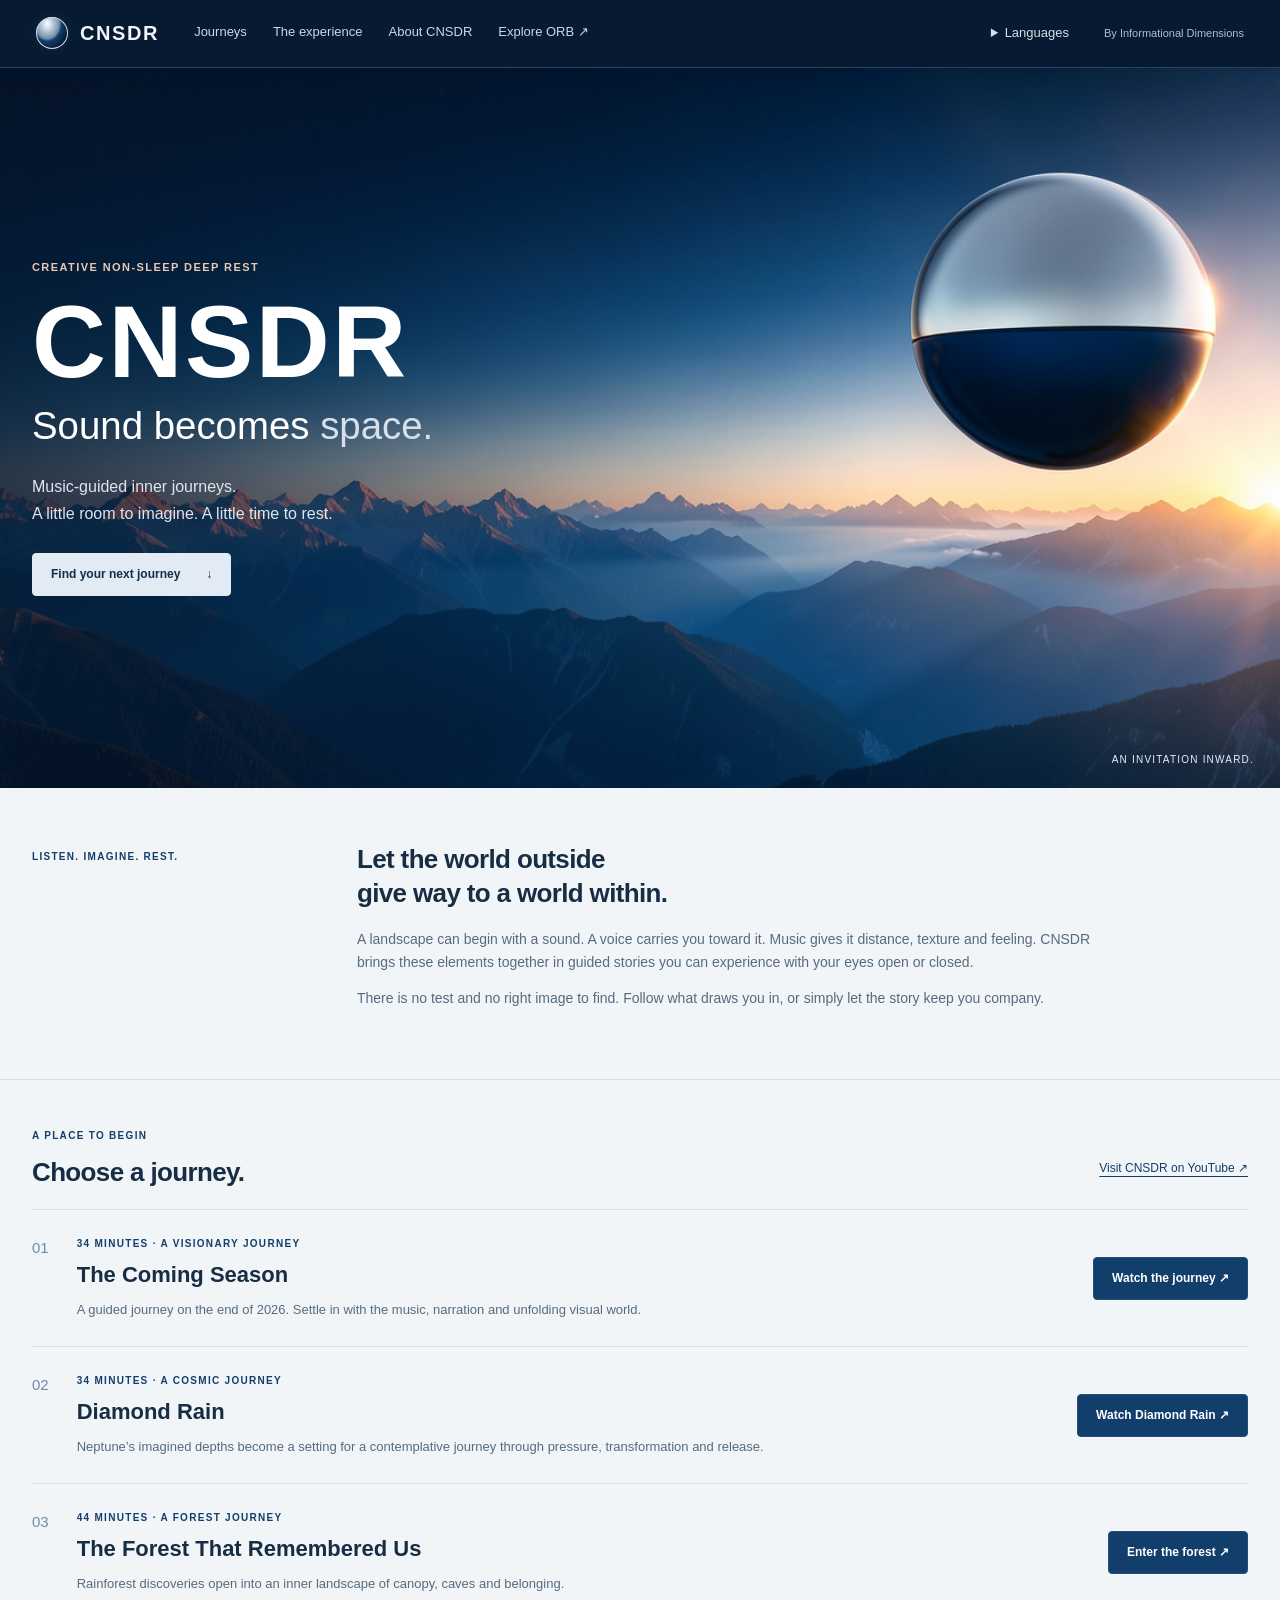
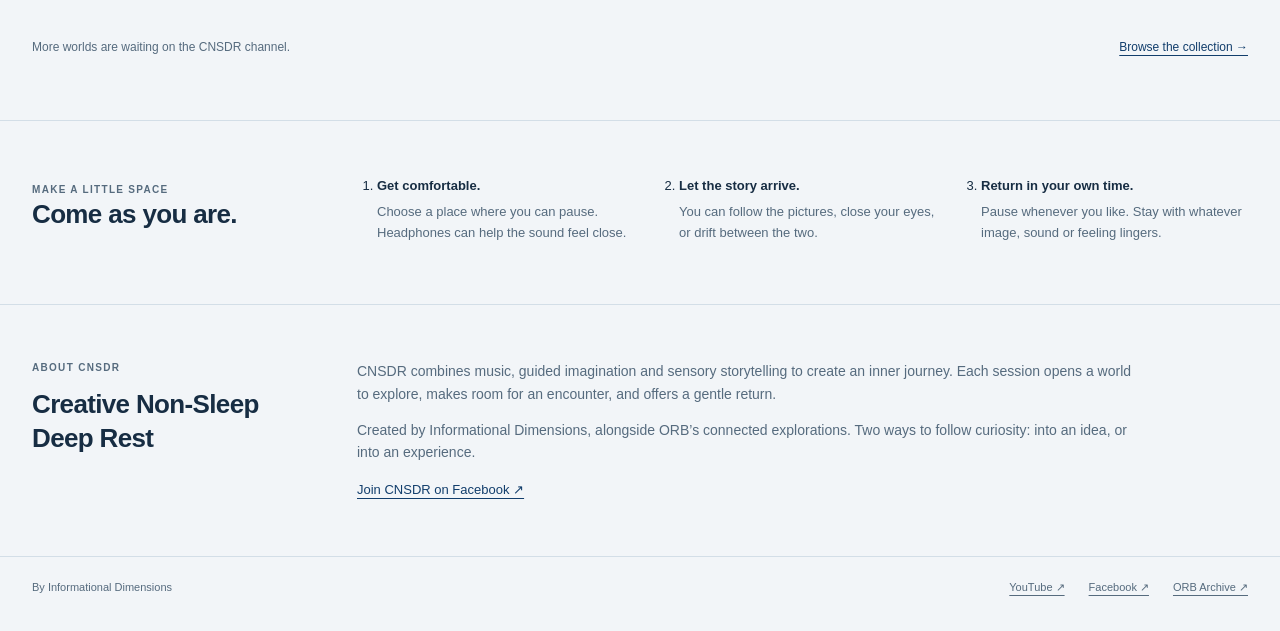
<file: index.html>
<!doctype html>
<html lang="en"><head><meta charset="utf-8"><meta name="viewport" content="width=device-width,initial-scale=1"><meta name="theme-color" content="#071a31"><meta name="description" content="Creative Non-Sleep Deep Rest. Music-guided inner journeys through sound, imagination and rest."><title>CNSDR · Creative Non-Sleep Deep Rest</title><link rel="canonical" href="https://creativensdr.com/"><meta property="og:type" content="website"><meta property="og:title" content="CNSDR · Sound becomes space"><meta property="og:description" content="Music-guided inner journeys through sound, imagination and rest. Find your next journey."><meta property="og:url" content="https://creativensdr.com/"><meta property="og:image" content="https://creativensdr.com/social-preview.png"><meta name="twitter:card" content="summary_large_image"><link rel="icon" href="mark.svg"><link rel="stylesheet" href="theme.css"><link rel="alternate" hreflang="en" href="https://creativensdr.com/"><link rel="alternate" hreflang="es" href="https://creativensdr.com/es.html"><link rel="alternate" hreflang="x-default" href="https://creativensdr.com/"></head>
<body><a class="skip" href="#main">Skip to content</a>
<header class="site-header"><div class="header-inner"><a class="brand" href="./" aria-label="CNSDR home"><span class="brand-mark" aria-hidden="true"></span>CNSDR</a><nav aria-label="Main navigation"><a href="#journeys">Journeys</a><a href="#experience">The experience</a><a href="#about">About CNSDR</a><a href="https://visualizationcreation.github.io/orb-archive/">Explore ORB ↗</a></nav><details class="language-menu"><summary>Languages</summary><div class="language-options"><a href="./" lang="en" hreflang="en" aria-current="page">English</a><a href="es.html" lang="es" hreflang="es">Español</a></div></details><span class="credit">By Informational Dimensions</span></div></header>
<main id="main" class="workspace"><section class="hero" aria-labelledby="hero-title"><img class="hero-image" src="neptune-sunrise.png" alt="A Neptune-blue and silver sphere floating above Earth's mountains at sunrise." width="1536" height="640" fetchpriority="high"><div class="hero-copy"><p class="eyebrow">Creative Non-Sleep Deep Rest</p><h1 id="hero-title">CNSDR</h1><p class="hero-tagline">Sound becomes <em>space.</em></p><p class="hero-description">Music-guided inner journeys.<br>A little room to imagine. A little time to rest.</p><a class="button light" href="#journeys">Find your next journey <span aria-hidden="true">↓</span></a></div><span class="hero-caption">An invitation inward.</span></section>
<section class="opening" id="experience"><p class="eyebrow">Listen. Imagine. Rest.</p><div><h2>Let the world outside<br>give way to a world within.</h2><p>A landscape can begin with a sound. A voice carries you toward it. Music gives it distance, texture and feeling. CNSDR brings these elements together in guided stories you can experience with your eyes open or closed.</p><p>There is no test and no right image to find. Follow what draws you in, or simply let the story keep you company.</p></div></section>
<section class="journeys" id="journeys"><div class="section-heading"><div><p class="eyebrow">A place to begin</p><h2>Choose a journey.</h2></div><a href="https://www.youtube.com/channel/UC8fO5lpikLnw1xSg7pofnjQ">Visit CNSDR on YouTube ↗</a></div><article class="journey-row"><span class="journey-number">01</span><div><p class="eyebrow">34 minutes · A visionary journey</p><h3>The Coming Season</h3><p>A guided journey on the end of 2026. Settle in with the music, narration and unfolding visual world.</p></div><a class="button" href="https://www.youtube.com/watch?v=poIMf-YxAEo">Watch the journey ↗</a></article><article class="journey-row"><span class="journey-number">02</span><div><p class="eyebrow">34 minutes · A cosmic journey</p><h3>Diamond Rain</h3><p>Neptune’s imagined depths become a setting for a contemplative journey through pressure, transformation and release.</p></div><a class="button" href="https://www.youtube.com/watch?v=9yvzxhccPDs">Watch Diamond Rain ↗</a></article><article class="journey-row"><span class="journey-number">03</span><div><p class="eyebrow">44 minutes · A forest journey</p><h3>The Forest That Remembered Us</h3><p>Rainforest discoveries open into an inner landscape of canopy, caves and belonging.</p></div><a class="button" href="https://www.youtube.com/watch?v=p0KkcHsuW70">Enter the forest ↗</a></article><div class="channel-row"><p>More worlds are waiting on the CNSDR channel.</p><a href="https://www.youtube.com/channel/UC8fO5lpikLnw1xSg7pofnjQ/videos">Browse the collection →</a></div></section>
<section class="listening"><div><p class="eyebrow">Make a little space</p><h2>Come as you are.</h2></div><ol><li><b>Get comfortable.</b><p>Choose a place where you can pause. Headphones can help the sound feel close.</p></li><li><b>Let the story arrive.</b><p>You can follow the pictures, close your eyes, or drift between the two.</p></li><li><b>Return in your own time.</b><p>Pause whenever you like. Stay with whatever image, sound or feeling lingers.</p></li></ol></section>
<section class="about" id="about"><div><p class="eyebrow">About CNSDR</p><h2>Creative Non-Sleep <br>Deep Rest</h2></div><div><p>CNSDR combines music, guided imagination and sensory storytelling to create an inner journey. Each session opens a world to explore, makes room for an encounter, and offers a gentle return.</p><p>Created by Informational Dimensions, alongside ORB’s connected explorations. Two ways to follow curiosity: into an idea, or into an experience.</p><a href="https://www.facebook.com/profile.php?id=61573368033629">Join CNSDR on Facebook ↗</a></div></section>
<footer><span>By Informational Dimensions</span><a href="https://www.youtube.com/channel/UC8fO5lpikLnw1xSg7pofnjQ">YouTube ↗</a><a href="https://www.facebook.com/profile.php?id=61573368033629">Facebook ↗</a><a href="https://visualizationcreation.github.io/orb-archive/">ORB Archive ↗</a></footer></main></body></html>
</file>
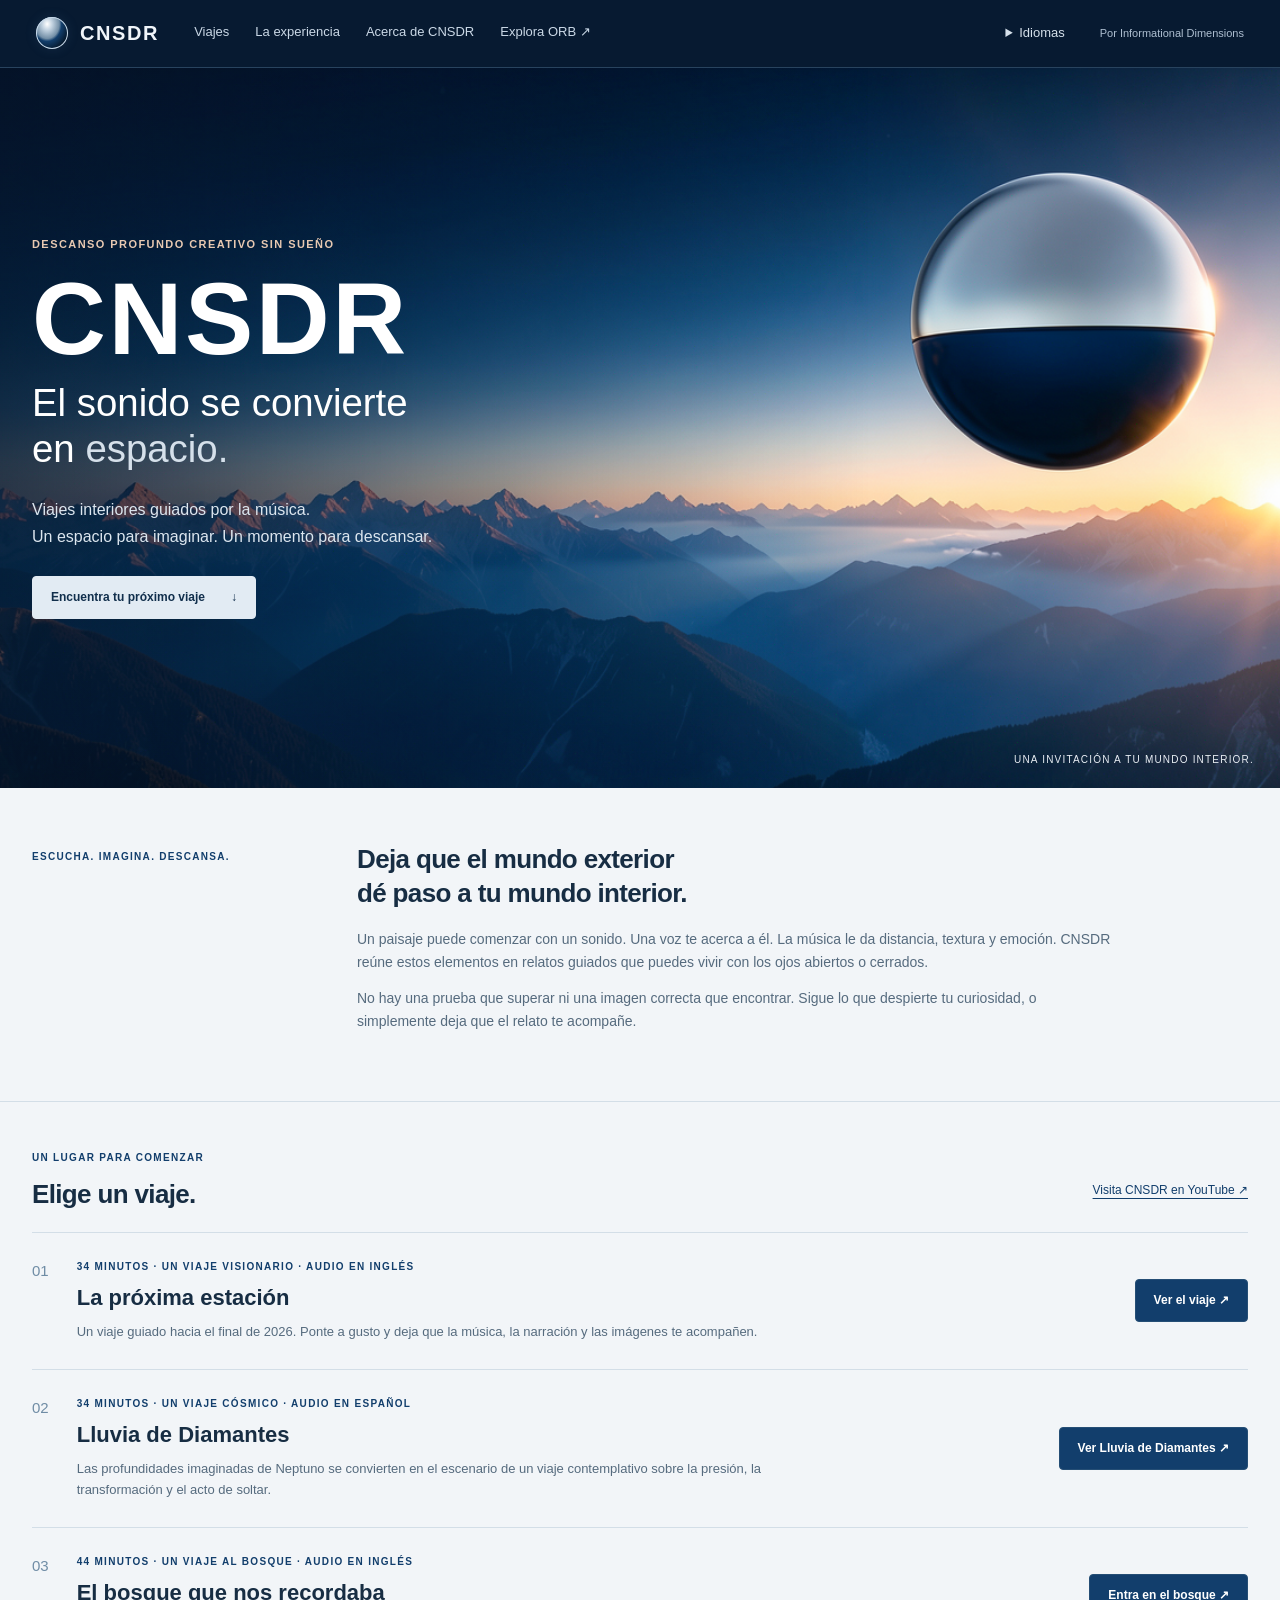
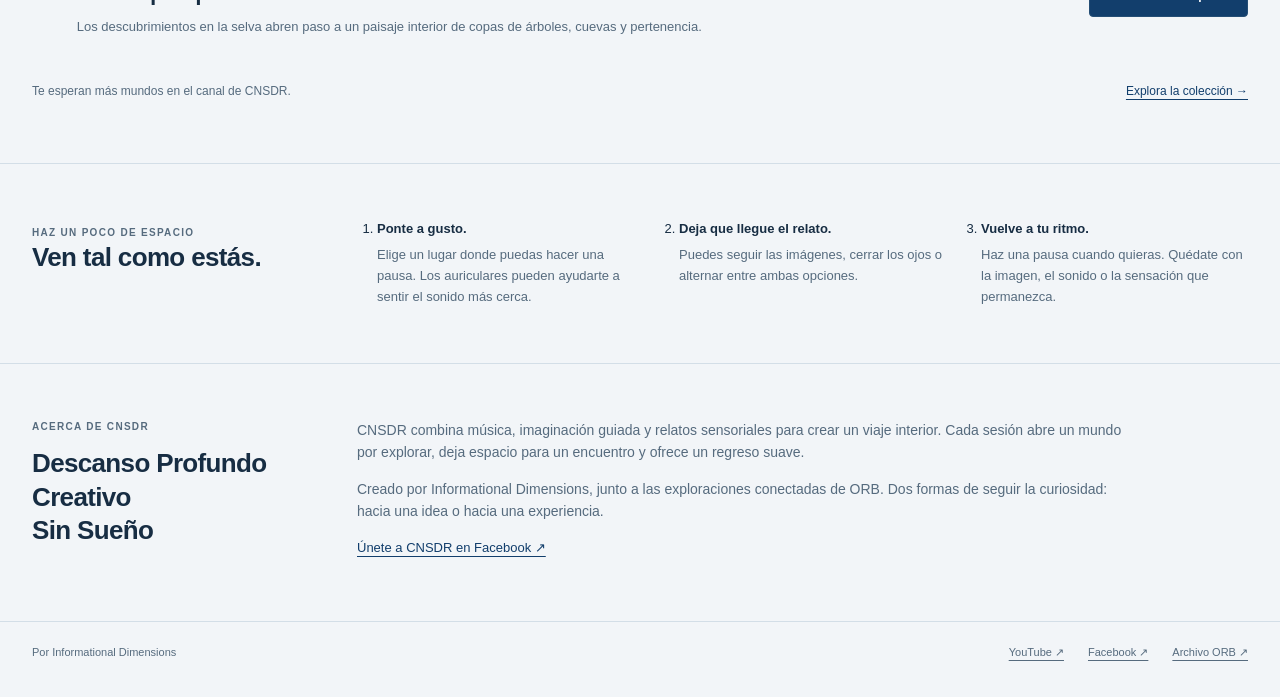
<file: es.html>
<!doctype html>
<html lang="es"><head><meta charset="utf-8"><meta name="viewport" content="width=device-width,initial-scale=1"><meta name="theme-color" content="#071a31"><meta name="description" content="Descanso Profundo Creativo Sin Sueño. Viajes interiores guiados por la música, el sonido y la imaginación."><title>CNSDR · Descanso Profundo Creativo Sin Sueño</title><link rel="canonical" href="https://creativensdr.com/es.html"><meta property="og:type" content="website"><meta property="og:title" content="CNSDR · El sonido se convierte en espacio"><meta property="og:description" content="Viajes interiores guiados por la música, el sonido y la imaginación. Encuentra tu próximo viaje."><meta property="og:url" content="https://creativensdr.com/es.html"><meta property="og:image" content="https://creativensdr.com/social-preview.png"><meta name="twitter:card" content="summary_large_image"><link rel="icon" href="mark.svg"><link rel="stylesheet" href="theme.css"><link rel="alternate" hreflang="en" href="https://creativensdr.com/"><link rel="alternate" hreflang="es" href="https://creativensdr.com/es.html"><link rel="alternate" hreflang="x-default" href="https://creativensdr.com/"></head>
<body><a class="skip" href="#main">Saltar al contenido</a>
<header class="site-header"><div class="header-inner"><a class="brand" href="es.html" aria-label="Inicio de CNSDR"><span class="brand-mark" aria-hidden="true"></span>CNSDR</a><nav aria-label="Navegación principal"><a href="#journeys">Viajes</a><a href="#experience">La experiencia</a><a href="#about">Acerca de CNSDR</a><a href="https://visualizationcreation.github.io/orb-archive/">Explora ORB ↗</a></nav><details class="language-menu"><summary>Idiomas</summary><div class="language-options"><a href="./" lang="en" hreflang="en">English</a><a href="es.html" lang="es" hreflang="es" aria-current="page">Español</a></div></details><span class="credit">Por Informational Dimensions</span></div></header>
<main id="main" class="workspace"><section class="hero" aria-labelledby="hero-title"><img class="hero-image" src="neptune-sunrise.png" alt="Una esfera azul Neptuno y plateada flota sobre las montañas de la Tierra al amanecer." width="1536" height="640" fetchpriority="high"><div class="hero-copy"><p class="eyebrow">Descanso Profundo Creativo Sin Sueño</p><h1 id="hero-title">CNSDR</h1><p class="hero-tagline">El sonido se convierte<br>en <em>espacio.</em></p><p class="hero-description">Viajes interiores guiados por la música.<br>Un espacio para imaginar. Un momento para descansar.</p><a class="button light" href="#journeys">Encuentra tu próximo viaje <span aria-hidden="true">↓</span></a></div><span class="hero-caption">Una invitación a tu mundo interior.</span></section>
<section class="opening" id="experience"><p class="eyebrow">Escucha. Imagina. Descansa.</p><div><h2>Deja que el mundo exterior<br>dé paso a tu mundo interior.</h2><p>Un paisaje puede comenzar con un sonido. Una voz te acerca a él. La música le da distancia, textura y emoción. CNSDR reúne estos elementos en relatos guiados que puedes vivir con los ojos abiertos o cerrados.</p><p>No hay una prueba que superar ni una imagen correcta que encontrar. Sigue lo que despierte tu curiosidad, o simplemente deja que el relato te acompañe.</p></div></section>
<section class="journeys" id="journeys"><div class="section-heading"><div><p class="eyebrow">Un lugar para comenzar</p><h2>Elige un viaje.</h2></div><a href="https://www.youtube.com/channel/UC8fO5lpikLnw1xSg7pofnjQ">Visita CNSDR en YouTube ↗</a></div><article class="journey-row"><span class="journey-number">01</span><div><p class="eyebrow">34 minutos · Un viaje visionario · Audio en inglés</p><h3>La próxima estación</h3><p>Un viaje guiado hacia el final de 2026. Ponte a gusto y deja que la música, la narración y las imágenes te acompañen.</p></div><a class="button" href="https://www.youtube.com/watch?v=poIMf-YxAEo">Ver el viaje ↗</a></article><article class="journey-row"><span class="journey-number">02</span><div><p class="eyebrow">34 minutos · Un viaje cósmico · Audio en español</p><h3>Lluvia de Diamantes</h3><p>Las profundidades imaginadas de Neptuno se convierten en el escenario de un viaje contemplativo sobre la presión, la transformación y el acto de soltar.</p></div><a class="button" href="https://www.youtube.com/watch?v=nuBrZ5WhTtY">Ver Lluvia de Diamantes ↗</a></article><article class="journey-row"><span class="journey-number">03</span><div><p class="eyebrow">44 minutos · Un viaje al bosque · Audio en inglés</p><h3>El bosque que nos recordaba</h3><p>Los descubrimientos en la selva abren paso a un paisaje interior de copas de árboles, cuevas y pertenencia.</p></div><a class="button" href="https://www.youtube.com/watch?v=p0KkcHsuW70">Entra en el bosque ↗</a></article><div class="channel-row"><p>Te esperan más mundos en el canal de CNSDR.</p><a href="https://www.youtube.com/channel/UC8fO5lpikLnw1xSg7pofnjQ/videos">Explora la colección →</a></div></section>
<section class="listening"><div><p class="eyebrow">Haz un poco de espacio</p><h2>Ven tal como estás.</h2></div><ol><li><b>Ponte a gusto.</b><p>Elige un lugar donde puedas hacer una pausa. Los auriculares pueden ayudarte a sentir el sonido más cerca.</p></li><li><b>Deja que llegue el relato.</b><p>Puedes seguir las imágenes, cerrar los ojos o alternar entre ambas opciones.</p></li><li><b>Vuelve a tu ritmo.</b><p>Haz una pausa cuando quieras. Quédate con la imagen, el sonido o la sensación que permanezca.</p></li></ol></section>
<section class="about" id="about"><div><p class="eyebrow">Acerca de CNSDR</p><h2>Descanso Profundo Creativo <br>Sin Sueño</h2></div><div><p>CNSDR combina música, imaginación guiada y relatos sensoriales para crear un viaje interior. Cada sesión abre un mundo por explorar, deja espacio para un encuentro y ofrece un regreso suave.</p><p>Creado por Informational Dimensions, junto a las exploraciones conectadas de ORB. Dos formas de seguir la curiosidad: hacia una idea o hacia una experiencia.</p><a href="https://www.facebook.com/profile.php?id=61573368033629">Únete a CNSDR en Facebook ↗</a></div></section>
<footer><span>Por Informational Dimensions</span><a href="https://www.youtube.com/channel/UC8fO5lpikLnw1xSg7pofnjQ">YouTube ↗</a><a href="https://www.facebook.com/profile.php?id=61573368033629">Facebook ↗</a><a href="https://visualizationcreation.github.io/orb-archive/">Archivo ORB ↗</a></footer></main></body></html>
</file>
<file: theme.css>
:root{color-scheme:light;--neptune:#123e6c;--deep:#071a31;--silver:#d5e0ea;--paper:#f2f5f8;--ink:#172d43;--muted:#566b7e;--line:#d3dee7;--sunrise:#efbd99;font:14px/1.6 Inter,"Segoe UI",Arial,sans-serif;scroll-behavior:smooth}*{box-sizing:border-box}body{margin:0;background:var(--paper);color:var(--ink)}a{color:var(--neptune);text-underline-offset:4px}a:focus-visible{outline:3px solid #609bd0;outline-offset:5px}.skip{position:absolute;top:-90px;left:20px;background:white;padding:12px;z-index:5}.skip:focus{top:10px}.site-header{background:var(--deep);color:var(--silver);border-bottom:1px solid #28435e}.header-inner{max-width:1440px;min-height:65px;padding:0 36px;display:flex;align-items:center;gap:35px;margin:auto}.brand{display:flex;align-items:center;gap:12px;font-size:20px;font-weight:700;letter-spacing:.08em;color:#f0f5fa;text-decoration:none}.brand-mark{width:32px;height:32px;display:block;border-radius:50%;background:radial-gradient(ellipse at 35% 22%,#fff 0%,#c3d3e1 17%,#738fa7 41%,#123e6c 49%,#05172a 76%,#ecba97 100%);box-shadow:inset 0 0 0 1px #c6d8e9,0 0 12px #48709b30}nav{display:flex;align-items:center;gap:26px}nav a{color:#cad8e6;text-decoration:none;font-size:13px;padding:22px 0;border-bottom:2px solid transparent;transition:color .2s,border-color .2s}nav a:hover{color:#fff;border-color:var(--sunrise)}.credit{margin-left:auto;font-size:11px;color:#aebfd1}.workspace{max-width:1440px;margin:auto;padding:24px 36px 35px}.hero{position:relative;isolation:isolate;min-height:460px;overflow:hidden;border-radius:6px;background:var(--deep);color:#fff;display:flex;align-items:center}.hero-image{position:absolute;inset:0;width:100%;height:100%;object-fit:cover;z-index:-2}.hero::after{content:"";position:absolute;inset:0;background:linear-gradient(90deg,#061529a8,transparent 68%);z-index:-1}.hero-copy{padding:46px 48px;animation:arrive .7s ease-out both}.eyebrow{font-size:10px;letter-spacing:.13em;text-transform:uppercase;font-weight:650;margin:0 0 12px;color:var(--neptune)}.hero .eyebrow{color:#e8c9b2;font-size:11px}.hero h1{font-size:clamp(48px,5.6vw,78px);line-height:1.04;letter-spacing:-.045em;font-weight:550;margin:0 0 22px}.hero h1 em{font-style:normal;color:#d4e6f5}.hero-description{font-size:16px;color:#dce6ef;line-height:1.65;margin:0 0 26px}.button{display:inline-flex;gap:26px;align-items:center;padding:11px 18px;border:1px solid #254e75;background:var(--neptune);color:white;border-radius:4px;text-decoration:none;font-size:12px;font-weight:600;transition:background .2s,transform .2s}.button:hover{background:#225985;transform:translateY(-2px)}.button.light{background:#e2ebf3;color:#112f4c;border-color:#e2ebf3}.button.light:hover{background:#fff}.hero-caption{position:absolute;right:26px;bottom:20px;color:#e9eef4;font-size:10px;letter-spacing:.12em;text-transform:uppercase}.opening,.listening,.about{display:grid;grid-template-columns:280px 1fr;gap:45px;padding:36px 0;border-bottom:1px solid var(--line)}h2{font-size:26px;font-weight:550;line-height:1.3;letter-spacing:-.025em;margin:0 0 18px}p{margin:0 0 14px}.opening>div{max-width:760px}.opening p:not(.eyebrow),.about p,.listening p{color:var(--muted)}.opening>.eyebrow{padding-top:6px}.journeys{padding:34px 0;border-bottom:1px solid var(--line);scroll-margin-top:20px}.section-heading{display:flex;justify-content:space-between;align-items:center;gap:25px}.section-heading>a{font-size:12px}.section-heading h2{margin-bottom:20px}.journey-row{display:flex;gap:28px;align-items:center;background:#fff;border:1px solid var(--line);border-radius:5px;padding:26px}.journey-number{font-size:15px;font-weight:500;color:#6f8ca5;align-self:flex-start}.journey-row h3{font-size:22px;margin:0 0 7px;font-weight:600}.journey-row p{color:var(--muted);font-size:13px;margin-bottom:0}.journey-row .eyebrow{font-size:10px;color:var(--neptune);margin-bottom:5px}.journey-row .button{margin-left:auto;flex:none}.channel-row{display:flex;justify-content:space-between;gap:20px;margin-top:18px;font-size:12px;color:var(--muted)}.listening ol{padding:0 0 0 20px;margin:0;display:grid;grid-template-columns:repeat(3,1fr);gap:35px;font-size:13px}.listening p{margin:6px 0 0}.about>div:last-child{max-width:780px}.about a{font-size:13px}footer{display:flex;gap:24px;padding-top:22px;color:var(--muted);font-size:11px}footer span{margin-right:auto}footer a{color:var(--muted)}@keyframes arrive{from{opacity:0;transform:translateY(12px)}to{opacity:1;transform:none}}
@media(max-width:1050px){.credit{display:none}.opening,.listening,.about{grid-template-columns:220px 1fr;gap:28px}.listening ol{grid-template-columns:1fr;gap:16px}}
@media(max-width:700px){.header-inner{padding:12px 16px 0;flex-wrap:wrap;gap:3px}.brand{font-size:17px}nav{flex-basis:100%;gap:20px;overflow-x:auto}nav a{font-size:11px;white-space:nowrap;padding:10px 0}.workspace{padding:16px}.hero{min-height:560px;align-items:flex-end}.hero-image{object-position:79% top;object-fit:cover;opacity:.95}.hero::after{background:linear-gradient(0deg,#061529 4%,#061529d9 38%,transparent 75%)}.hero-copy{padding:26px 24px 42px}.hero h1{font-size:49px}.hero .eyebrow{font-size:9px}.hero-description{font-size:14px}.hero-caption{bottom:14px;right:20px;font-size:8px}.opening,.listening,.about{grid-template-columns:1fr;gap:8px;padding:28px 0}h2{font-size:24px}.opening>.eyebrow{margin-bottom:8px}.section-heading{align-items:flex-start;flex-direction:column;gap:0;margin-bottom:20px}.section-heading h2{margin-bottom:6px}.journey-row{flex-wrap:wrap;padding:20px;gap:12px}.journey-row>div{flex:1;min-width:180px}.journey-row .button{margin-left:27px}.channel-row{flex-direction:column;gap:0}.listening ol{padding-left:20px}.about h2 br{display:none}footer{flex-wrap:wrap;gap:14px}footer span{flex-basis:100%}}
@media(prefers-reduced-motion:reduce){:root{scroll-behavior:auto}*,*::before,*::after{animation:none!important;transition:none!important}}
/* Public site composition: an open horizon, silver type and quiet movement. */
.workspace{max-width:none;padding:0 0 35px}.workspace>section:not(.hero),.workspace>footer{max-width:1280px;margin-inline:auto;padding-inline:32px}.hero{border-radius:0;min-height:min(650px,calc(100svh - 66px));height:calc(100svh - 66px);max-height:720px}.hero-copy{width:min(1280px,100%);margin:auto;padding:55px 32px}.hero h1{font-size:clamp(70px,8vw,112px);letter-spacing:.025em;margin-bottom:8px}.hero-tagline{font-size:clamp(24px,3vw,40px);line-height:1.2;margin-bottom:25px}.hero-tagline em{font-style:normal;color:var(--silver)}.hero-image{animation:horizon 18s ease-out both}.journey-row{border:0;border-top:1px solid var(--line);border-radius:0;background:transparent;padding:26px 0}.journey-row>div{max-width:690px}.opening,.listening,.about{padding-block:55px}.journeys{padding-block:48px}section[id]{scroll-margin-top:24px}@keyframes horizon{from{transform:scale(1.035)}to{transform:scale(1)}}
@media(max-width:700px){.hero{height:calc(100svh - 101px);min-height:540px;max-height:740px}.hero-copy{padding:28px 24px 46px}.hero h1{font-size:66px}.hero-tagline{font-size:28px}.workspace>section:not(.hero),.workspace>footer{padding-inline:24px}.journey-row .button{margin-left:27px}.hero::after{background:linear-gradient(0deg,#061529 0%,#061529e0 38%,transparent 85%)}}
/* Language navigation remains visible on narrow screens and works without JavaScript. */
.language-menu{position:relative;margin-left:auto;flex:none;color:var(--silver);z-index:10;font-size:13px}.language-menu summary{cursor:pointer;padding:14px 0;text-underline-offset:4px}.language-menu summary:hover{text-decoration:underline;color:white}.language-menu summary:focus-visible{outline:3px solid #609bd0;outline-offset:4px}.language-options{position:absolute;top:100%;right:0;min-width:150px;padding:8px;background:var(--deep);border:1px solid #48637e;border-radius:4px;box-shadow:0 8px 22px #0004}.language-options a{display:block;padding:9px 12px;color:#d5e0ea;text-decoration:none}.language-options a:hover,.language-options a[aria-current]{background:#214364;color:#fff}.language-options a[aria-current]::after{content:' ✓'}.credit{margin-left:0}
@media(max-width:1050px){.header-inner{gap:20px}nav{gap:18px}}
@media(max-width:700px){.header-inner{gap:3px}.brand{order:0}.language-menu{order:1;margin-left:auto;font-size:12px}.language-menu summary{padding:8px 0}.site-header nav{order:2;flex-wrap:wrap;overflow:visible;gap:0 18px}.site-header nav a{padding:8px 0}.language-options{top:100%}.hero-tagline{font-size:26px}html[lang="es"] .hero .eyebrow{max-width:240px}}
</file>
